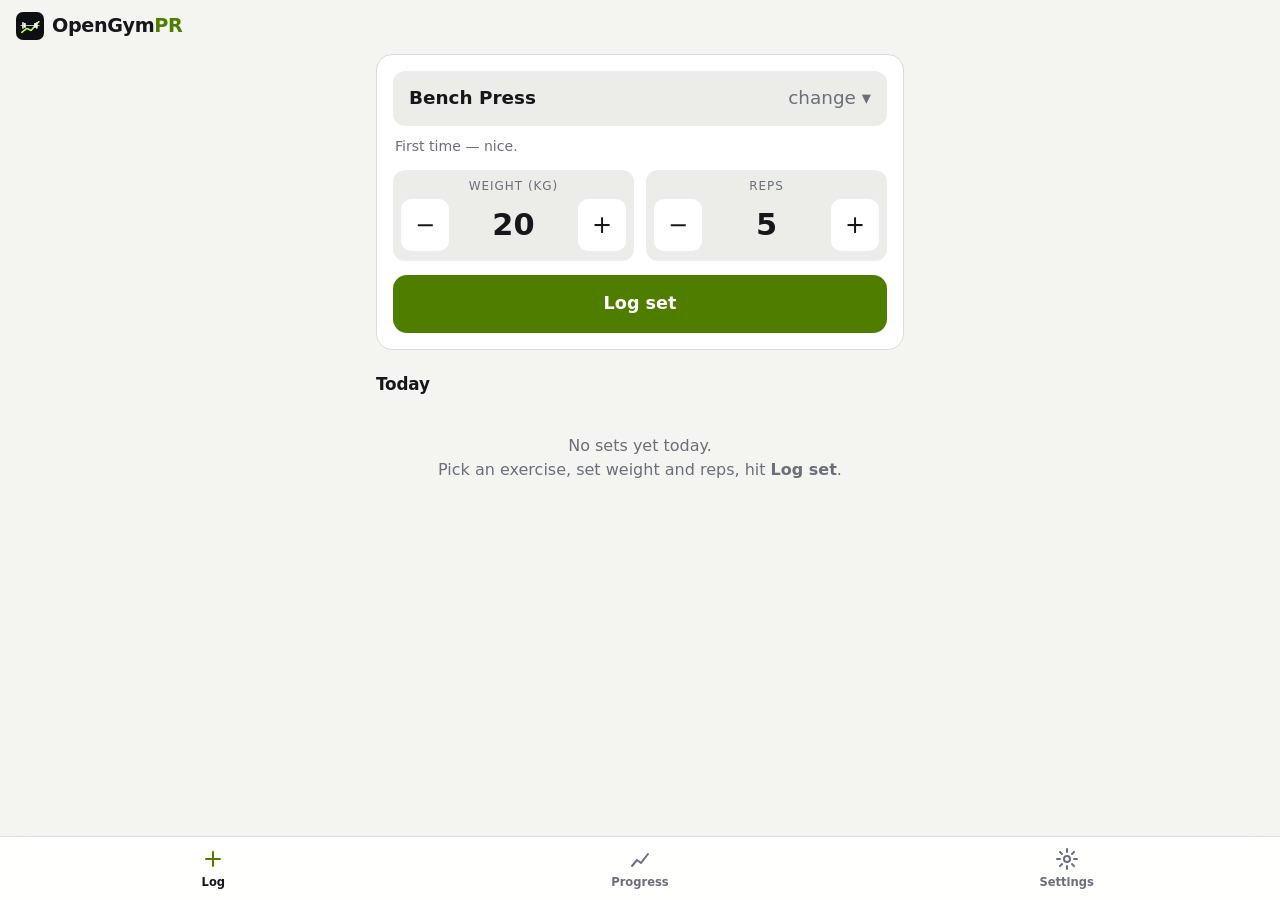
<file: web/index.html>
<!doctype html>
<html lang="en">
<head>
  <meta charset="utf-8">
  <meta name="viewport" content="width=device-width, initial-scale=1, viewport-fit=cover">
  <!-- No network access at all: the app cannot send your data anywhere, even by accident. -->
  <meta http-equiv="Content-Security-Policy" content="default-src 'self'; connect-src 'self'; img-src 'self' data:; style-src 'self'; script-src 'self'; object-src 'none'; base-uri 'none'; form-action 'none'">
  <title>OpenGymPR</title>
  <meta name="description" content="Log your lifts, see your PRs. Free, no ads, no trackers, no account. Your data stays on your phone.">
  <meta name="theme-color" content="#0e0f12">
  <link rel="manifest" href="manifest.webmanifest">
  <link rel="icon" href="icons/icon-192.png">
  <link rel="apple-touch-icon" href="icons/icon-192.png">
  <meta name="apple-mobile-web-app-capable" content="yes">
  <meta name="apple-mobile-web-app-status-bar-style" content="black-translucent">
  <link rel="stylesheet" href="style.css">
</head>
<body>
  <header class="top">
    <h1 class="brand"><img src="icons/icon-192.png" alt="" width="28" height="28"><span>OpenGym<b>PR</b></span></h1>
  </header>

  <main id="view"></main>

  <nav class="tabs" aria-label="Main">
    <a href="#/log" data-tab="log">
      <svg viewBox="0 0 24 24" aria-hidden="true"><path d="M12 5v14M5 12h14"/></svg><span>Log</span></a>
    <a href="#/progress" data-tab="progress">
      <svg viewBox="0 0 24 24" aria-hidden="true"><path d="M4 19l5-6 4 3 7-9"/></svg><span>Progress</span></a>
    <a href="#/settings" data-tab="settings">
      <svg viewBox="0 0 24 24" aria-hidden="true"><circle cx="12" cy="12" r="3"/><path d="M12 2v3M12 19v3M2 12h3M19 12h3M4.9 4.9l2.1 2.1M17 17l2.1 2.1M4.9 19.1L7 17M17 7l2.1-2.1"/></svg><span>Settings</span></a>
  </nav>

  <dialog id="sheet" class="sheet"></dialog>
  <div id="toast" class="toast" role="status" aria-live="polite"></div>
  <script src="app.js"></script>
</body>
</html>
</file>
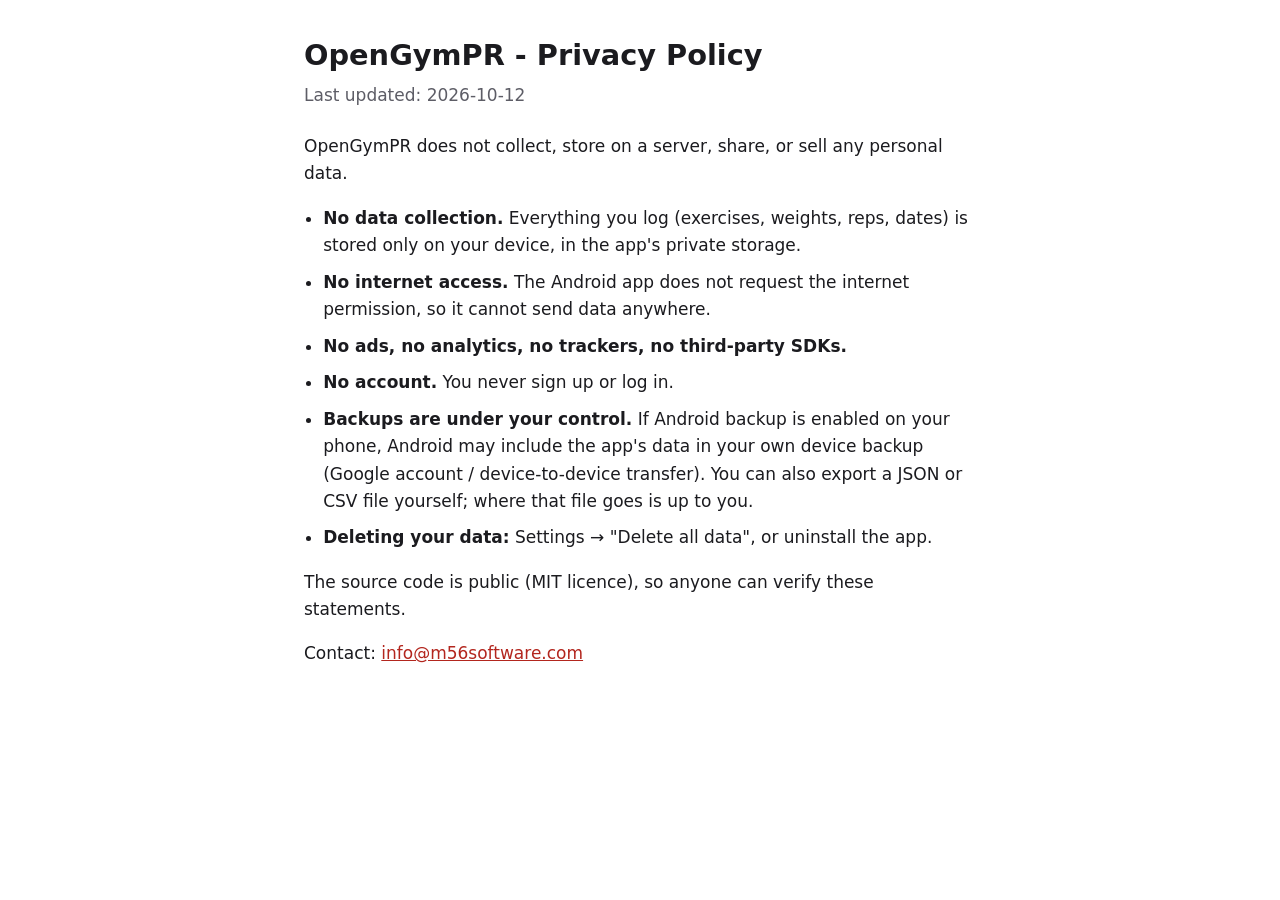
<file: store/privacy-policy.html>
<!doctype html>
<html lang="en">
<head>
<meta charset="utf-8">
<meta name="viewport" content="width=device-width, initial-scale=1">
<title>OpenGymPR - Privacy Policy</title>
<meta name="description" content="Privacy policy of OpenGymPR, an ad-free, offline gym PR tracker for Android.">
<style>
  :root { --bg:#fff; --fg:#1b1b1f; --muted:#5d5d66; --accent:#b3261e; }
  @media (prefers-color-scheme: dark) { :root { --bg:#121214; --fg:#ececf0; --muted:#a0a0aa; --accent:#ff8a80; } }
  body { margin:0; background:var(--bg); color:var(--fg); font:17px/1.6 system-ui,-apple-system,"Segoe UI",Roboto,sans-serif; }
  main { max-width:42rem; margin:0 auto; padding:2rem 1rem 4rem; }
  h1 { font-size:1.8rem; margin:0 0 .25rem; }
  .meta { color:var(--muted); margin:0 0 1.5rem; }
  ul { padding-left:1.2rem; }
  li { margin:.6rem 0; }
  a { color:var(--accent); }
</style>
</head>
<body>
<main>
<h1>OpenGymPR - Privacy Policy</h1>
<p class="meta">Last updated: 2026-10-12</p>
<p>OpenGymPR does not collect, store on a server, share, or sell any personal data.</p>
<ul>
<li><strong>No data collection.</strong> Everything you log (exercises, weights, reps, dates) is stored only on your device, in the app's private storage.</li>
<li><strong>No internet access.</strong> The Android app does not request the internet permission, so it cannot send data anywhere.</li>
<li><strong>No ads, no analytics, no trackers, no third-party SDKs.</strong></li>
<li><strong>No account.</strong> You never sign up or log in.</li>
<li><strong>Backups are under your control.</strong> If Android backup is enabled on your phone, Android may include the app's data in your own device backup (Google account / device-to-device transfer). You can also export a JSON or CSV file yourself; where that file goes is up to you.</li>
<li><strong>Deleting your data:</strong> Settings &rarr; "Delete all data", or uninstall the app.</li>
</ul>
<p>The source code is public (MIT licence), so anyone can verify these statements.</p>
<p>Contact: <a href="mailto:info@m56software.com">info@m56software.com</a></p>
</main>
</body>
</html>
</file>
<file: web/style.css>
:root {
  --bg: #0e0f12;
  --surface: #17191e;
  --surface-2: #20232a;
  --line: #2b2f38;
  --text: #f2f3f5;
  --muted: #8b919e;
  --accent: #c6ff3d;      /* chalk-lime: PRs and primary action */
  --accent-ink: #11140a;
  --gold: #ffc43d;
  --danger: #ff5d5d;
  --radius: 16px;
  --tabs-h: 64px;
  color-scheme: dark;
  font-family: ui-sans-serif, system-ui, -apple-system, "Segoe UI", Roboto, "Helvetica Neue", Arial, sans-serif;
}
@media (prefers-color-scheme: light) {
  :root:not([data-theme="dark"]) {
    --bg: #f4f4f1; --surface: #ffffff; --surface-2: #ececE8; --line: #dcdcd6;
    --text: #15171b; --muted: #6a6f7a; --accent: #4f7d00; --accent-ink: #ffffff; --gold: #b07800;
    color-scheme: light;
  }
}
:root[data-theme="light"] {
  --bg: #f4f4f1; --surface: #ffffff; --surface-2: #ececE8; --line: #dcdcd6;
  --text: #15171b; --muted: #6a6f7a; --accent: #4f7d00; --accent-ink: #ffffff; --gold: #b07800;
  color-scheme: light;
}

* { box-sizing: border-box; -webkit-tap-highlight-color: transparent; }
html, body { margin: 0; background: var(--bg); color: var(--text); }
body { min-height: 100dvh; padding-bottom: calc(var(--tabs-h) + env(safe-area-inset-bottom) + 16px); line-height: 1.45; }
button, input, select { font: inherit; color: inherit; }
button { cursor: pointer; }
svg { display: block; }
.num { font-variant-numeric: tabular-nums; }
.muted { color: var(--muted); }
.small { font-size: .85rem; }

.top { position: sticky; top: 0; z-index: 5; background: color-mix(in srgb, var(--bg) 88%, transparent); backdrop-filter: blur(10px);
  padding: calc(env(safe-area-inset-top) + 12px) 16px 10px; }
.brand { margin: 0; font-size: 1.2rem; font-weight: 800; letter-spacing: -.02em; display: flex; align-items: center; gap: 8px; }
.brand b { color: var(--accent); }
.brand img { border-radius: 7px; }

main { max-width: 560px; margin: 0 auto; padding: 4px 16px; }
h2 { font-size: 1.05rem; margin: 22px 0 10px; letter-spacing: -.01em; }

.card { background: var(--surface); border-radius: var(--radius); padding: 16px; border: 1px solid var(--line); }

/* exercise picker button */
.pick { width: 100%; display: flex; align-items: center; justify-content: space-between; gap: 10px; background: var(--surface-2);
  border: 0; border-radius: 12px; padding: 14px 16px; font-size: 1.15rem; font-weight: 700; text-align: left; }
.pick .chev { color: var(--muted); font-weight: 400; }
.hint { margin: 10px 2px 2px; font-size: .88rem; color: var(--muted); min-height: 1.3em; }
.hint b { color: var(--text); font-weight: 600; }

/* steppers */
.steppers { display: grid; grid-template-columns: 1fr 1fr; gap: 12px; margin-top: 14px; }
.stepper { background: var(--surface-2); border-radius: 12px; padding: 8px 8px 10px; text-align: center; }
.stepper label { display: block; font-size: .75rem; color: var(--muted); text-transform: uppercase; letter-spacing: .08em; margin-bottom: 4px; }
.stepper .row { display: grid; grid-template-columns: 48px 1fr 48px; align-items: center; }
.stepper button { height: 52px; border: 0; background: var(--surface); border-radius: 10px; font-size: 1.5rem; line-height: 1; }
.stepper button:active { transform: scale(.94); }
.stepper input { width: 100%; min-width: 0; border: 0; background: transparent; text-align: center; font-size: 1.9rem; font-weight: 800;
  font-variant-numeric: tabular-nums; padding: 0; -moz-appearance: textfield; }
.stepper input::-webkit-outer-spin-button, .stepper input::-webkit-inner-spin-button { -webkit-appearance: none; margin: 0; }
.stepper input:focus { outline: none; }
.stepper:focus-within { box-shadow: inset 0 0 0 2px var(--accent); }

.btn { display: flex; align-items: center; justify-content: center; gap: 8px; width: 100%; border: 0; border-radius: 14px;
  padding: 16px; font-size: 1.1rem; font-weight: 800; background: var(--accent); color: var(--accent-ink); margin-top: 14px; }
.btn:active { transform: scale(.98); }
.btn[disabled] { opacity: .4; }
.btn.secondary { background: var(--surface-2); color: var(--text); font-weight: 700; }
.btn.danger { background: transparent; color: var(--danger); box-shadow: inset 0 0 0 1.5px var(--danger); }

/* set lists */
.group { margin-bottom: 12px; }
.group-head { display: flex; justify-content: space-between; align-items: baseline; padding: 0 2px 6px; }
.group-head a { color: var(--text); font-weight: 700; text-decoration: none; }
.sets { list-style: none; margin: 0; padding: 0; background: var(--surface); border: 1px solid var(--line); border-radius: 14px; overflow: hidden; }
.sets li { display: grid; grid-template-columns: 28px 1fr auto auto; gap: 10px; align-items: center; padding: 11px 12px; border-top: 1px solid var(--line); }
.sets li:first-child { border-top: 0; }
.sets .idx { color: var(--muted); font-size: .85rem; }
.sets .val { font-weight: 700; font-variant-numeric: tabular-nums; }
.sets .del { border: 0; background: none; color: var(--muted); font-size: 1.1rem; padding: 4px 6px; }
.badge { font-size: .68rem; font-weight: 800; letter-spacing: .04em; padding: 3px 7px; border-radius: 999px; background: var(--accent); color: var(--accent-ink); white-space: nowrap; }
.badge.gold { background: var(--gold); color: #1d1500; }
.empty { text-align: center; color: var(--muted); padding: 28px 12px; }

/* progress list */
.ex-list { list-style: none; margin: 0; padding: 0; display: grid; gap: 10px; }
.ex-list a { display: grid; grid-template-columns: 1fr 96px; gap: 12px; align-items: center; text-decoration: none; color: inherit;
  background: var(--surface); border: 1px solid var(--line); border-radius: 14px; padding: 12px 14px; }
.ex-list .name { font-weight: 700; }
.ex-list .sub { font-size: .85rem; color: var(--muted); }
.spark { width: 96px; height: 36px; }
.spark path { fill: none; stroke: var(--accent); stroke-width: 2; stroke-linejoin: round; stroke-linecap: round; }

/* detail */
.back { display: inline-flex; gap: 6px; color: var(--muted); text-decoration: none; margin-top: 8px; font-size: .92rem; }
.detail-title { font-size: 1.6rem; margin: 6px 0 2px; letter-spacing: -.02em; }
.kpis { display: grid; grid-template-columns: repeat(3, 1fr); gap: 8px; margin: 14px 0; }
.kpi { background: var(--surface); border: 1px solid var(--line); border-radius: 12px; padding: 10px 12px; }
.kpi b { display: block; font-size: 1.25rem; font-variant-numeric: tabular-nums; }
.kpi span { font-size: .75rem; color: var(--muted); }
.chart { background: var(--surface); border: 1px solid var(--line); border-radius: 14px; padding: 10px 8px 6px; }
.chart svg { width: 100%; height: 190px; }
.chart .grid line { stroke: var(--line); stroke-width: 1; }
.chart .grid text, .chart .xl { fill: var(--muted); font-size: 10px; }
.chart .line { fill: none; stroke: var(--accent); stroke-width: 2.5; stroke-linejoin: round; stroke-linecap: round; }
.chart .area { fill: var(--accent); opacity: .12; }
.chart circle { fill: var(--bg); stroke: var(--accent); stroke-width: 2; }
.chart circle.pr { fill: var(--accent); }
.seg { display: flex; gap: 6px; margin: 0 0 10px; }
.seg button { flex: 1; border: 1px solid var(--line); background: var(--surface); border-radius: 999px; padding: 7px 4px; font-size: .82rem; }
.seg button[aria-pressed="true"] { background: var(--text); color: var(--bg); border-color: var(--text); }
table.rm { width: 100%; border-collapse: collapse; background: var(--surface); border: 1px solid var(--line); border-radius: 14px; overflow: hidden; font-variant-numeric: tabular-nums; }
table.rm th, table.rm td { padding: 9px 12px; text-align: left; border-top: 1px solid var(--line); font-size: .92rem; }
table.rm th { color: var(--muted); font-weight: 500; font-size: .78rem; text-transform: uppercase; letter-spacing: .06em; border-top: 0; }
table.rm td:last-child { color: var(--muted); text-align: right; }

/* settings */
.setting { display: flex; justify-content: space-between; align-items: center; gap: 12px; padding: 14px 0; border-top: 1px solid var(--line); }
.setting:first-child { border-top: 0; }
.toggle { display: inline-flex; background: var(--surface-2); border-radius: 999px; padding: 3px; }
.toggle button { border: 0; background: none; padding: 7px 14px; border-radius: 999px; font-weight: 700; font-size: .9rem; }
.toggle button[aria-pressed="true"] { background: var(--text); color: var(--bg); }
.promise { list-style: none; padding: 0; margin: 0; display: grid; gap: 8px; }
.promise li::before { content: "✓  "; color: var(--accent); font-weight: 800; }

/* bottom tabs */
.tabs { position: fixed; left: 0; right: 0; bottom: 0; z-index: 6; display: grid; grid-template-columns: repeat(3, 1fr);
  height: calc(var(--tabs-h) + env(safe-area-inset-bottom)); padding-bottom: env(safe-area-inset-bottom);
  background: color-mix(in srgb, var(--surface) 92%, transparent); backdrop-filter: blur(12px); border-top: 1px solid var(--line); }
.tabs a { display: flex; flex-direction: column; align-items: center; justify-content: center; gap: 3px; color: var(--muted); text-decoration: none; font-size: .72rem; font-weight: 600; }
.tabs svg { width: 24px; height: 24px; fill: none; stroke: currentColor; stroke-width: 2; stroke-linecap: round; stroke-linejoin: round; }
.tabs a[aria-current="page"] { color: var(--text); }
.tabs a[aria-current="page"] svg { stroke: var(--accent); }

/* bottom sheet (exercise picker) */
.sheet { width: 100%; max-width: 560px; max-height: 85dvh; margin: auto auto 0; border: 0; padding: 0; border-radius: 20px 20px 0 0;
  background: var(--surface); color: var(--text); }
.sheet::backdrop { background: rgba(0, 0, 0, .55); }
.sheet-head { position: sticky; top: 0; background: var(--surface); padding: 14px 16px 10px; border-bottom: 1px solid var(--line); }
.sheet-head input { width: 100%; border: 0; background: var(--surface-2); border-radius: 12px; padding: 12px 14px; font-size: 1rem; }
.sheet-head input:focus { outline: 2px solid var(--accent); }
.sheet ul { list-style: none; margin: 0; padding: 6px 8px calc(16px + env(safe-area-inset-bottom)); }
.sheet li button { width: 100%; text-align: left; border: 0; background: none; padding: 13px 10px; border-radius: 10px; font-size: 1rem;
  display: flex; justify-content: space-between; gap: 8px; }
.sheet li button:active, .sheet li button:hover { background: var(--surface-2); }
.sheet li button .muted { font-size: .82rem; }
.sheet .add { color: var(--accent); font-weight: 700; }

.toast { position: fixed; left: 50%; bottom: calc(var(--tabs-h) + env(safe-area-inset-bottom) + 14px); transform: translate(-50%, 30px);
  opacity: 0; background: var(--text); color: var(--bg); padding: 12px 18px; border-radius: 999px; font-weight: 700; z-index: 20;
  transition: transform .2s, opacity .2s; display: flex; gap: 12px; align-items: center; white-space: nowrap; max-width: calc(100% - 32px); }
.toast.show { transform: translate(-50%, 0); opacity: 1; }
.toast.pr { background: var(--accent); color: var(--accent-ink); }
.toast button { border: 0; background: none; font-weight: 800; text-decoration: underline; padding: 0; }

@media (prefers-reduced-motion: reduce) { * { transition: none !important; } }
</file>
